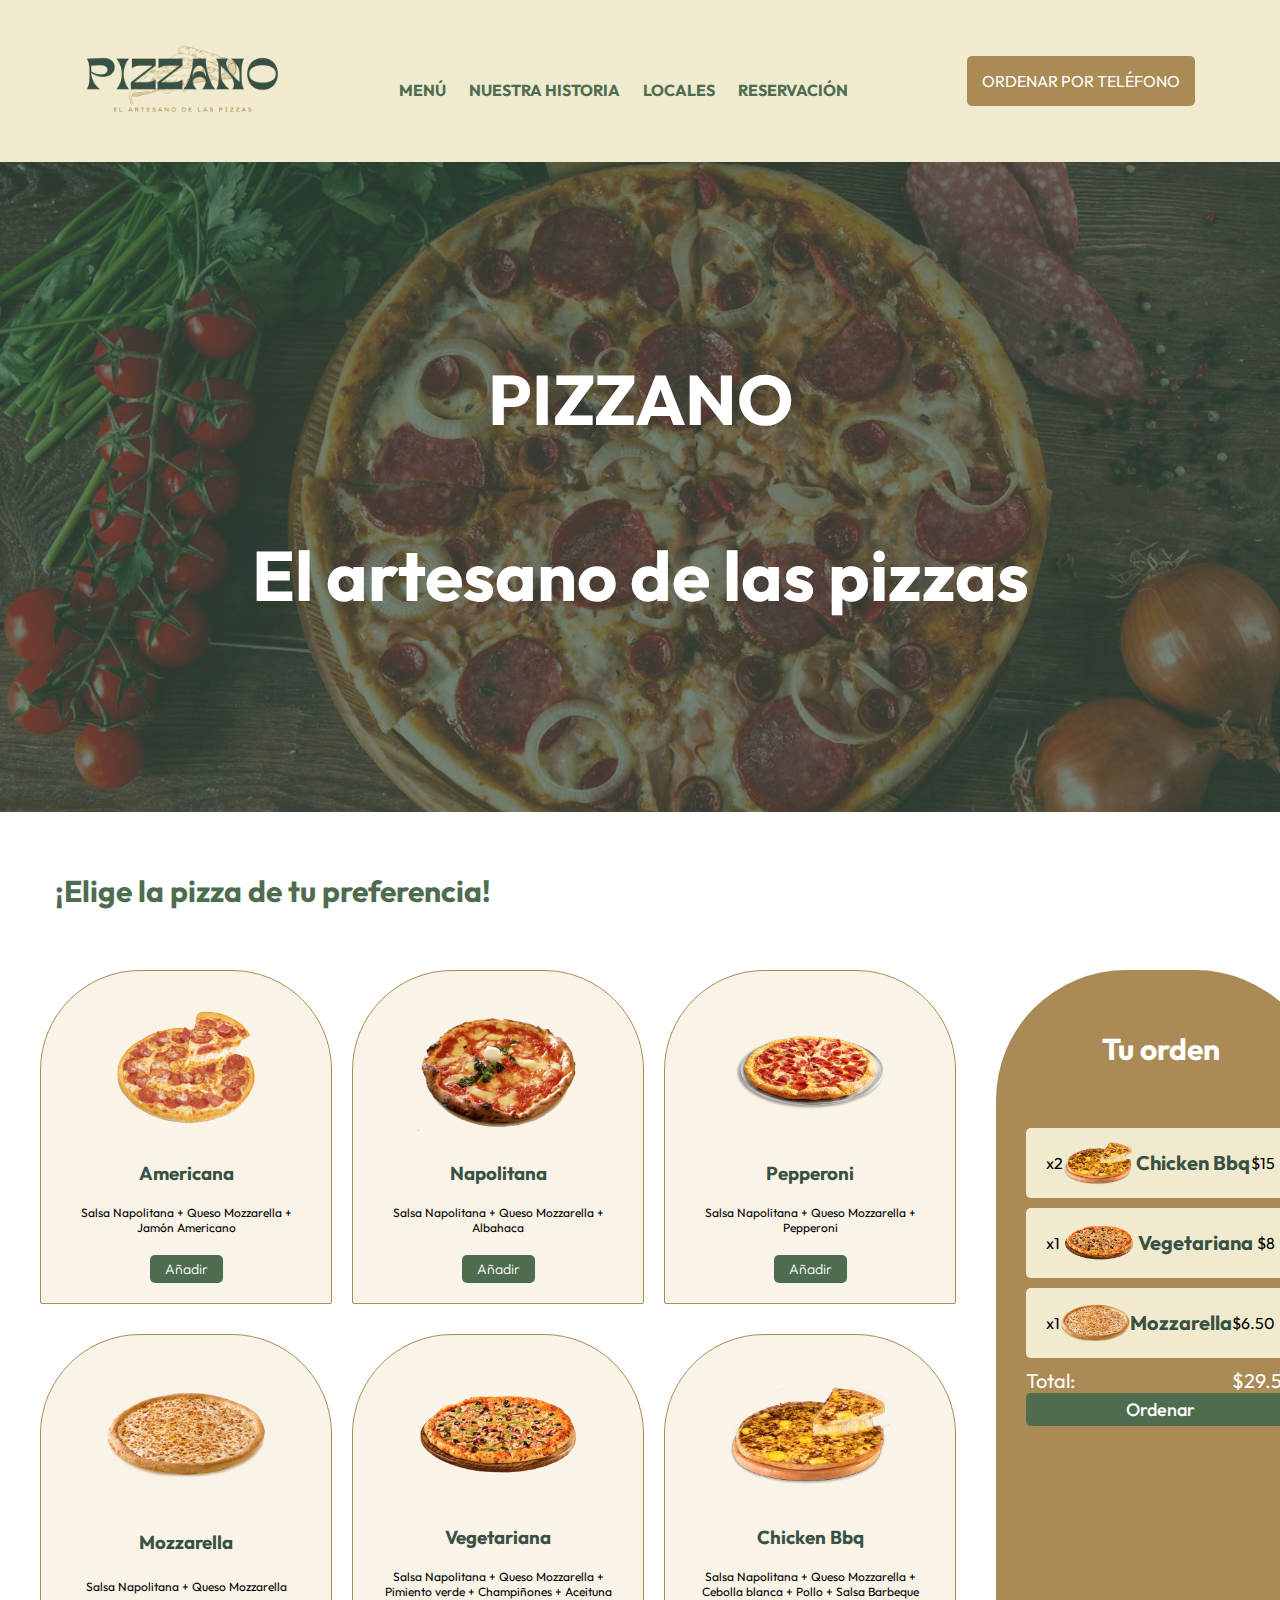
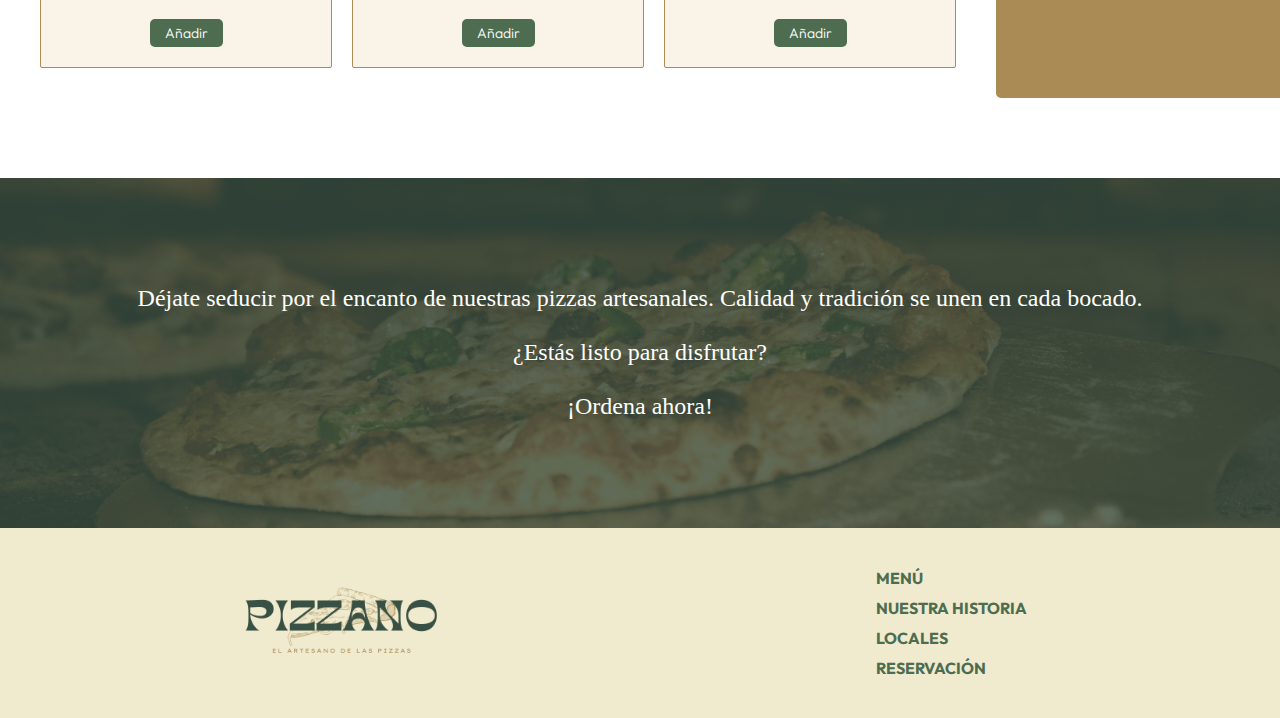
<file: index.html>
<!DOCTYPE html>
<html lang="en">

<head>
    <meta charset="UTF-8">
    <meta http-equiv="X-UA-Compatible" content="IE=edge">
    <meta name="viewport" content="width=device-width, initial-scale=1.0">
    <link href="https://cdn.jsdelivr.net/npm/bootstrap@5.3.0/dist/css/bootstrap.min.css" rel="stylesheet"
        integrity="sha384-9ndCyUaIbzAi2FUVXJi0CjmCapSmO7SnpJef0486qhLnuZ2cdeRhO02iuK6FUUVM" crossorigin="anonymous">
    <link rel="stylesheet" href="css/styles.css">
    <title>Pizzano - Home</title>
</head>

<body>
    <header class="header">
        <a class="logo" href="index.html"><img src="./recursos/logo-pizzano.png" alt="Logo Pizzano"></a>

        <nav class="navbar navbar-expand-lg">
            <div class="container-fluid">
                <button class="navbar-toggler" type="button" data-bs-toggle="collapse" data-bs-target="#navbarNav"
                    aria-controls="navbarNav" aria-expanded="false" aria-label="Toggle navigation">
                    <span class="navbar-toggler-icon"></span>
                </button>
                <div class="collapse navbar-collapse" id="navbarNav">
                    <ul class="navbar-nav">
                        <li class="nav-item">
                            <a class="nav-link" aria-current="page" href="./pages/menu.html">Menú</a>
                        </li>
                        <li class="nav-item">
                            <a class="nav-link" href="./pages/historia.html">Nuestra historia</a>
                        </li>
                        <li class="nav-item">
                            <a class="nav-link" href="./pages/locales.html">Locales</a>
                        </li>
                        <li class="nav-item">
                            <a class="nav-link" href="./pages/reservación.html">Reservación</a>
                        </li>
                    </ul>
                </div>
            </div>
        </nav>
        <a class="boton" href="#">Ordenar por Teléfono</a>
    </header>
    <main class="main">
        <div class="hero-index">
            <h1>PIZZANO <br><br> El artesano de las pizzas</h1>
        </div>
        <h2>¡Elige la pizza de tu preferencia!</h2>
        <section class="pedido">
            <div class="pizza1 div-pizza">
                <img src="./recursos/pizza-americana.png" alt="Pizza Americana">
                <h3>Americana</h3>
                <p>Salsa Napolitana + Queso Mozzarella + Jamón Americano</p>
                <a href="#">Añadir</a>
            </div>
            <div class="pizza2 div-pizza">
                <img src="./recursos/pizza-napolitana.png" alt="Pizza Napolitana">
                <h3>Napolitana</h3>
                <p>Salsa Napolitana + Queso Mozzarella + Albahaca</p>
                <a href="#">Añadir</a>
            </div>
            <div class="pizza3 div-pizza">
                <img src="./recursos/pizza-pepperoni.png" alt="Pizza Pepperoni">
                <h3>Pepperoni</h3>
                <p>Salsa Napolitana + Queso Mozzarella + Pepperoni</p>
                <a href="#">Añadir</a>
            </div>
            <div class="pizza4 div-pizza">
                <img src="./recursos/pizza-queso.png" alt="Pizza Queso">
                <h3>Mozzarella</h3>
                <p>Salsa Napolitana + Queso Mozzarella</p>
                <a href="#">Añadir</a>
            </div>
            <div class="pizza5 div-pizza">
                <img src="./recursos/pizza-vegetariana.png" alt="Pizza Vegetariana">
                <h3>Vegetariana</h3>
                <p>Salsa Napolitana + Queso Mozzarella + Pimiento verde + Champiñones + Aceituna</p>
                <a href="#">Añadir</a>
            </div>
            <div class="pizza6 div-pizza">
                <img src="./recursos/pizza-pollo-bbq.png" alt="Pizza Pollo Bbq">
                <h3>Chicken Bbq</h3>
                <p>Salsa Napolitana + Queso Mozzarella + Cebolla blanca + Pollo + Salsa Barbeque</p>
                <a href="#">Añadir</a>
            </div>
            <div class="tu-orden">
                <h2>Tu orden</h2>
                <div class="orden1">
                    <p>x2</p>
                    <img src="./recursos/pizza-pollo-bbq.png" alt="Pizza Pollo Bbq">
                    <h3>Chicken Bbq</h3>
                    <p>$15</p>
                </div>
                <div class="orden2">
                    <p>x1</p>
                    <img src="./recursos/pizza-vegetariana.png" alt="Pizza Pollo Bbq">
                    <h3>Vegetariana</h3>
                    <p>$8</p>
                </div>
                <div class="orden3">
                    <p>x1</p>
                    <img src="./recursos/pizza-queso.png" alt="Pizza Pollo Bbq">
                    <h3>Mozzarella</h3>
                    <p>$6.50</p>
                </div>
                <div class="precio-total">
                    <p>Total:</p>
                    <p>$29.50</p>
                </div>
                <a href="#">Ordenar</a>
            </div>
        </section>
        <section class="orden-mobile">
            <div class="pedido-mob">
                <img src="./recursos/pizza-americana.png" alt="Pizza Americana">
                <p>Tienes 4 pizzas en tu orden</p>
            </div>
            <div class="btn-pedido-mob">
                <a href="#">Ver pedido</a>
            </div>
        </section>
        <div class="minibanner">
            <p>Déjate seducir por el encanto de nuestras pizzas artesanales. Calidad y tradición se unen en cada bocado.
                <br><br> ¿Estás listo para disfrutar? <br><br> ¡Ordena ahora!</p>
        </div>
    </main>
    <footer class="footer">
        <a class="logo" href="index.html"><img src="./recursos/logo-pizzano.png" alt="Logo Pizzano"></a>

        <nav>
            <ul>
                <li><a href="./pages/menu.html">Menú</a></li>
                <li><a href="./pages/historia.html">Nuestra historia</a></li>
                <li><a href="./pages/locales.html">Locales</a></li>
                <li><a href="./pages/reservación.html">Reservación</a></li>
            </ul>
        </nav>
    </footer>
    <script src="https://cdn.jsdelivr.net/npm/bootstrap@5.3.0/dist/js/bootstrap.bundle.min.js"
        integrity="sha384-geWF76RCwLtnZ8qwWowPQNguL3RmwHVBC9FhGdlKrxdiJJigb/j/68SIy3Te4Bkz"
        crossorigin="anonymous"></script>
</body>

</html>
</file>
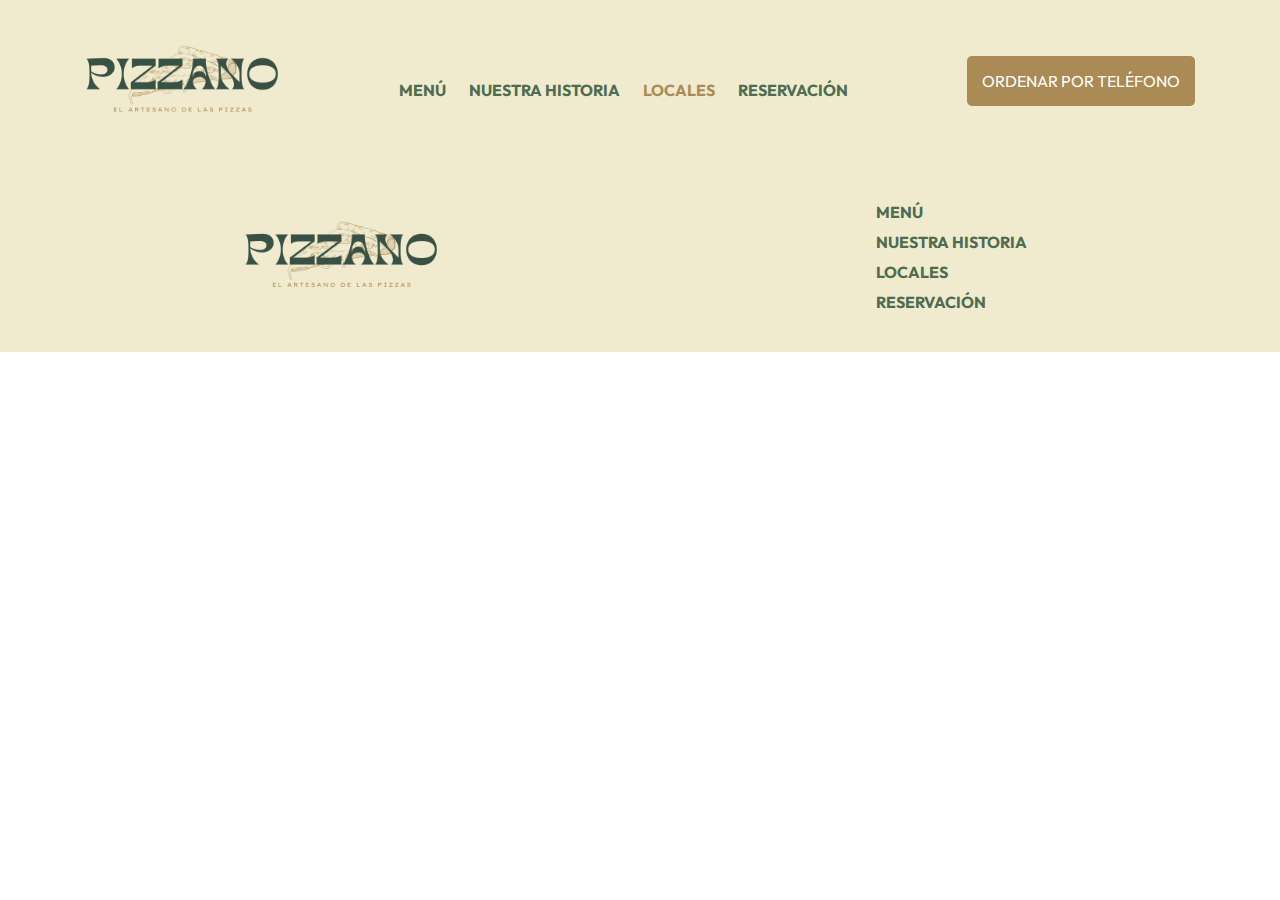
<file: pages/locales.html>
<!DOCTYPE html>
<html lang="en">
<head>
    <meta charset="UTF-8">
    <meta http-equiv="X-UA-Compatible" content="IE=edge">
    <meta name="viewport" content="width=device-width, initial-scale=1.0">
    <link rel="stylesheet" href="../css/styles.css">
    <title>Locales</title>
</head>
<body>
    <header class="header">
        <a class="logo" href="../index.html"><img src="../recursos/logo-pizzano.png" alt="Logo Pizzano"></a>
        
        <nav class="navbar navbar-expand-lg">
            <div class="container-fluid">
                <button class="navbar-toggler" type="button" data-bs-toggle="collapse" data-bs-target="#navbarNav"
                    aria-controls="navbarNav" aria-expanded="false" aria-label="Toggle navigation">
                    <span class="navbar-toggler-icon"></span>
                </button>
                <div class="collapse navbar-collapse" id="navbarNav">
                    <ul class="navbar-nav">
                        <li class="nav-item">
                            <a class="nav-link" aria-current="page" href="menu.html">Menú</a>
                        </li>
                        <li class="nav-item">
                            <a class="nav-link" href="historia.html">Nuestra historia</a>
                        </li>
                        <li class="nav-item">
                            <a class="nav-link active" href="locales.html">Locales</a>
                        </li>
                        <li class="nav-item">
                            <a class="nav-link" href="reservación.html">Reservación</a>
                        </li>
                    </ul>
                </div>
            </div>
        </nav>
        <div>
            <a class="boton" href="#">Ordenar por Teléfono</a>
        </div>
    </header>
    <main></main>
    <footer class="footer">
        <a class="logo" href="../index.html"><img src="../recursos/logo-pizzano.png" alt="Logo Pizzano"></a>
        
        <nav>
            <ul>
                <li><a href="menu.html">Menú</a></li>
                <li><a href="historia.html">Nuestra historia</a></li>
                <li><a href="locales.html">Locales</a></li>
                <li><a href="reservación.html">Reservación</a></li>
            </ul>
        </nav>
    </footer>
</body>
</html>
</file>
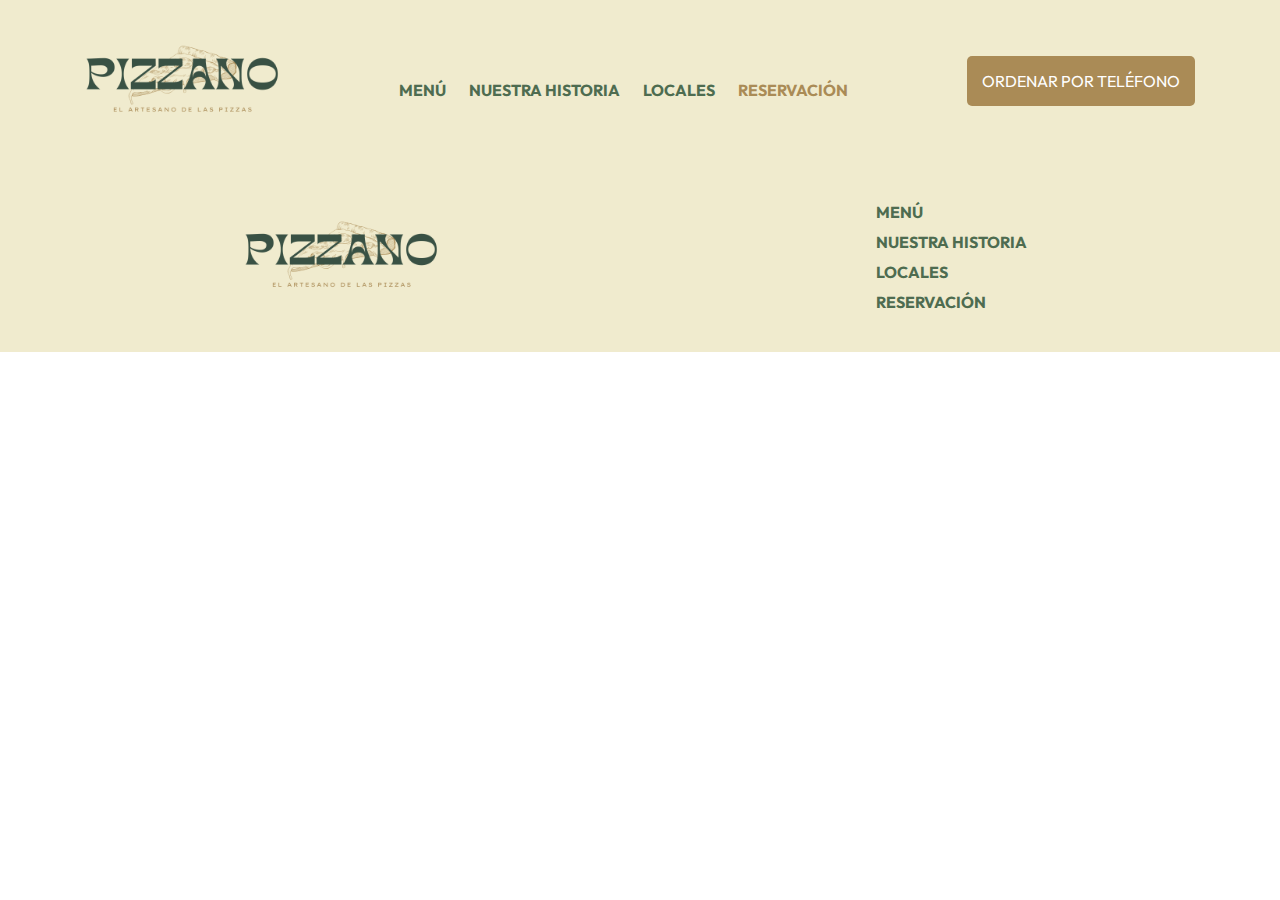
<file: pages/reservación.html>
<!DOCTYPE html>
<html lang="en">
<head>
    <meta charset="UTF-8">
    <meta http-equiv="X-UA-Compatible" content="IE=edge">
    <meta name="viewport" content="width=device-width, initial-scale=1.0">
    <link rel="stylesheet" href="../css/styles.css">
    <title>Reservación</title>
</head>
<body>
    <header class="header">
        <a class="logo" href="../index.html"><img src="../recursos/logo-pizzano.png" alt="Logo Pizzano"></a>
        
        <nav class="navbar navbar-expand-lg">
            <div class="container-fluid">
                <button class="navbar-toggler" type="button" data-bs-toggle="collapse" data-bs-target="#navbarNav"
                    aria-controls="navbarNav" aria-expanded="false" aria-label="Toggle navigation">
                    <span class="navbar-toggler-icon"></span>
                </button>
                <div class="collapse navbar-collapse" id="navbarNav">
                    <ul class="navbar-nav">
                        <li class="nav-item">
                            <a class="nav-link" aria-current="page" href="menu.html">Menú</a>
                        </li>
                        <li class="nav-item">
                            <a class="nav-link" href="historia.html">Nuestra historia</a>
                        </li>
                        <li class="nav-item">
                            <a class="nav-link" href="locales.html">Locales</a>
                        </li>
                        <li class="nav-item">
                            <a class="nav-link active" href="reservación.html">Reservación</a>
                        </li>
                    </ul>
                </div>
            </div>
        </nav>
        <div>
            <a class="boton" href="#">Ordenar por Teléfono</a>
        </div>
    </header>
    <main></main>
    <footer class="footer">
        <a class="logo" href="../index.html"><img src="../recursos/logo-pizzano.png" alt="Logo Pizzano"></a>
        
        <nav>
            <ul>
                <li><a href="menu.html">Menú</a></li>
                <li><a href="historia.html">Nuestra historia</a></li>
                <li><a href="locales.html">Locales</a></li>
                <li><a href="reservación.html">Reservación</a></li>
            </ul>
        </nav>
    </footer>
</body>
</html>
</file>
<file: css/styles.css>
@import url('https://fonts.googleapis.com/css2?family=Outfit:wght@300;400;500;700&display=swap');

* {
    margin: 0px;
    padding: 0px;
}

/* INDEX */

header {
    background-color: #F0EBCE;
    padding: 30px;
    display: flex;
    justify-content: space-around;
    align-items: center;
}

.header img,
.footer img {
    width: 195px;
}

.header li {
    margin: 10px;
    display: inline;
    font-family: 'Outfit', sans-serif;
    font-weight: bold;
    list-style-type: none;
    text-transform: uppercase;
}

.nav-link {
    color: #4E6C50;
    text-decoration: none;
}

.nav-link:hover {
    color: #AA8B56;
}

.active {
    color: #AA8B56 !important;
}

.navbar-toggler {
    border: none !important;
}

.navbar-toggler:focus {
    box-shadow: none !important;
}

.header .boton {
    font-family: 'Outfit', sans-serif;
    color: #fff;
    background-color: #AA8B56;
    padding: 15px;
    border-radius: 5px;
    text-decoration: none;
    text-transform: uppercase;
}

.header .boton:hover {
    background-color: #4E6C50;
    scale: 1.05;
}

main .hero-index {
    background-image: linear-gradient(rgba(57, 81, 68, 0.7), rgba(57, 81, 68, 0.7)), url(/recursos/8514_background_1984x900.jpeg);
    height: 650px;
    background-size: cover;
    background-position: center center;
    display: flex;
    justify-content: center;
    align-items: center;
    text-align: center;
}

.hero-index h1 {
    font-family: 'Outfit', sans-serif;
    font-weight: bolder;
    color: #fff;
    font-size: 70px;
}

.main h2 {
    font-family: 'Outfit', sans-serif;
    color: #4E6C50;
    font-size: 30px;
    padding: 60px 55px;
}

.pedido {
    display: grid;
    grid-template-columns: 1fr 1fr 1fr 2fr;
    grid-template-rows: repeat(2, 1fr);
    grid-template-areas:
        "pizza1 pizza2 pizza3 tu-orden"
        "pizza4 pizza5 pizza6 tu-orden"
    ;
    margin-left: 30px;
    margin-right: 30px;
}

.pizza1 {
    grid-area: pizza1;
}

.pizza2 {
    grid-area: pizza2;
}

.pizza3 {
    grid-area: pizza3;
}

.pizza4 {
    grid-area: pizza4;
}

.pizza5 {
    grid-area: pizza5;
}

.pizza6 {
    grid-area: pizza6;
}

.tu-orden {
    grid-area: tu-orden;
}

.div-pizza {
    background-color: #faf3e7;
    border: 1px #AA8B56 solid;
    border-radius: 100px 100px 2px 2px;
    margin: 0 10px 30px 10px;
    width: 250px;
    padding: 20px;
    display: flex;
    flex-wrap: wrap;
    align-items: center;
    justify-content: space-between;
    flex-direction: column;
}

.div-pizza img {
    height: 160px;
    margin-bottom: 10px;
}

.div-pizza h3 {
    font-family: 'Outfit', sans-serif;
    color: #395144;
    margin-bottom: 20px;
}

.div-pizza p {
    font-size: 12px;
    text-align: center;
    font-family: 'Outfit', sans-serif;
}

.div-pizza a {
    background-color: #4E6C50;
    font-family: 'Outfit', sans-serif;
    font-size: 14px;
    font-weight: 300;
    padding: 5px 15px;
    margin-top: 20px;
    text-decoration: none;
    color: white;
    border-radius: 5px;
}

.div-pizza a:hover {
    background-color: #AA8B56;
}

.tu-orden {
    background-color: #AA8B56;
    border-radius: 130px 130px 5px 5px;
    padding: 0 30px 0 30px;
    margin-left: 30px;
    margin-right: 10px;
}

.tu-orden h2 {
    color: white;
    text-align: center;
}

.tu-orden img {
    height: 70px;
}

.tu-orden h3 {
    font-family: 'Outfit', sans-serif;
    font-size: 20px;
    color: #395144;
}

.tu-orden p {
    font-family: 'Outfit', sans-serif;
}

.orden1 {
    background-color: #F0EBCE;
    padding: 0 20px 0 20px;
    margin-bottom: 10px;
    border-radius: 5px;
    display: flex;
    align-items: center;
    justify-content: space-between;
}

.orden2 {
    background-color: #F0EBCE;
    padding: 0 20px 0 20px;
    margin-bottom: 10px;
    border-radius: 5px;
    display: flex;
    align-items: center;
    justify-content: space-between;
}

.orden3 {
    background-color: #F0EBCE;
    padding: 0 20px 0 20px;
    margin-bottom: 10px;
    border-radius: 5px;
    display: flex;
    align-items: center;
    justify-content: space-between;
}

.precio-total {
    display: flex;
    align-items: center;
    justify-content: space-between;
}

.precio-total p {
    font-size: 20px;
    color: #fff;
}

.tu-orden a {
    background-color: #4E6C50;
    font-family: 'Outfit', sans-serif;
    font-size: 18px;
    font-weight: 500;
    padding: 5px 15px;
    text-decoration: none;
    color: white;
    border-radius: 5px;
    display: flex;
    justify-content: center;
}

.tu-orden a:hover {
    background-color: #F0EBCE;
    color: #395144;
}

.orden-mobile {
    background-color: #AA8B56;
    border-radius: 80px 80px 0 0;
    padding: 40px 30px 25px 30px;
    margin-top: 70px;
    display: none;
}

.pedido-mob {
    display: flex;
    align-items: center;
    justify-content: space-evenly;
}

.orden-mobile img {
    height: 50px;
}

.pedido-mob p {
    color: #fff;
    font-size: 16px;
    font-family: 'Outfit', sans-serif;
}

.btn-pedido-mob a {
    background-color: #4E6C50;
    font-family: 'Outfit', sans-serif;
    font-size: 18px;
    font-weight: 500;
    margin-top: 15px;
    padding-top: 10px;
    padding-bottom: 10px;
    text-decoration: none;
    color: white;
    border-radius: 5px;
    display: flex;
    justify-content: center;
}

.minibanner {
    background-image: linear-gradient(rgba(57, 81, 68, 0.8), rgba(57, 81, 68, 0.8)), url(/recursos/pizza-bg-1.png);
    height: 350px;
    margin-top: 80px;
    background-size: cover;
    background-position: center center;
    display: flex;
    justify-content: center;
    align-items: center;
}

.minibanner p {
    color: white;
    font-size: 24px;
    text-align: center;
    padding: 0 30px 0 30px;
}

footer {
    background-color: #F0EBCE;
    padding: 30px;
    display: flex;
    justify-content: space-around;
    align-items: center;
}

.footer li {
    margin: 10px;
    font-family: 'Outfit', sans-serif;
    font-weight: bold;
    list-style-type: none;
    text-transform: uppercase;
}

.footer a {
    color: #4E6C50;
    text-decoration: none;
}

/* MENÚ */

main .hero-menu,
.hero-hist {
    background-image: linear-gradient(rgba(57, 81, 68, 0.7), rgba(57, 81, 68, 0.7)), url(/recursos/pizza-bg-2.png);
    height: 300px;
    background-size: cover;
    background-position: center center;
    display: flex;
    justify-content: center;
    align-items: center;
    text-align: center;
}

.pizzasMenu {
    max-width: 1300px;
    margin: auto;
}

.hero-menu h1 {
    font-family: 'Outfit', sans-serif;
    font-weight: bolder;
    color: #fff;
    font-size: 40px;
}

section .pizzasClasicas,
.pizzasEspeciales,
.pizzasPizzano {
    width: 100%;
    display: flex;
    justify-content: center;
}

.pizzasMenu h2 {
    font-family: 'Outfit', sans-serif;
    color: #4E6C50;
    font-size: 30px;
    padding: 60px 0 55px 50px;
}

.orden-gral {
    max-width: 100%;
    background-color: #AA8B56;
    border-radius: 80px 80px 0 0;
    padding: 40px 30px 25px 30px;
    margin-top: 70px;
    display: flex;
    justify-content: space-around;
}

.orden-gral img {
    height: 50px;
}

.orden-gral p {
    font-size: 20px;
    margin-left: 20px;
}

.btn-pedido-gral a {
    background-color: #4E6C50;
    font-family: 'Outfit', sans-serif;
    font-size: 18px;
    font-weight: 500;
    margin-top: 15px;
    padding: 10px 50px;
    text-decoration: none;
    color: white;
    border-radius: 5px;
    display: flex;
    justify-content: center;
}

.btn-pedido-gral a:hover {
    background-color: #F0EBCE;
    color: #395144;
}

/* HISTORIA */

.hero-hist h1 {
    font-family: 'Outfit', sans-serif;
    font-weight: bolder;
    color: #fff;
    font-size: 40px;
}

.histSection {
    max-width: 1300px;
    margin: auto;
    justify-items: center;
    margin-top: 120px;
    display: grid;
    grid-template-columns: 1fr 1fr;
    grid-template-rows: 1fr;
    gap: 0px 0px;
    grid-auto-flow: row;
    grid-template-areas:
        "imgHistoria textHistoria";
}

.imgHistoria {
    grid-area: imgHistoria;
}

.textHistoria {
    grid-area: textHistoria;
}

.imgHistoria img {
    border-radius: 130px 130px 5px 5px;
    height: 500px;
}

.textHistoria h2 {
    font-family: 'Outfit', sans-serif;
    color: #4E6C50;
    font-size: 30px;
    padding-bottom: 30px;
}

.textHistoria p {
    font-family: 'Outfit', sans-serif;
    font-size: 16px;
    padding-right: 65px;
}

.galeriaHist {  
    padding-top: 120px;
    width: 1300px;
    display: grid;
    grid-template-columns: 1fr 1fr 1fr 1fr;
    grid-template-rows: 1fr;
    gap: 0px 0px;
    grid-auto-flow: row;
    grid-template-areas:
      "galeria-1 galeria-2 galeria-3 galeria-4";
  }
  
  .galeria-1 { grid-area: galeria-1; }
  
  .galeria-2 { grid-area: galeria-2; }
  
  .galeria-3 { grid-area: galeria-3; }
  
  .galeria-4 { grid-area: galeria-4; }

.galeriaHist img {
    width: 360px;
}

.orden-gral {
    max-width: 1300px;
    margin: auto;
    margin-top: 80px;
}

@media (max-width: 768px) {

    .header img,
    .footer img {
        width: 140px;
    }

    .hero-index h1 {
        font-size: 35px;
    }

    .header .navbar {
        order: 1;
    }

    .header .logo {
        order: 2;
    }

    .header .boton {
        display: none;
    }

    .header {
        justify-content: space-between;
    }

    .pedido,
    .pizzasClasicas,
    .pizzasEspeciales,
    .pizzasPizzano {
        display: flex;
        justify-content: center;
        flex-direction: column;
        flex-wrap: wrap;
        align-content: center;
    }

    .div-pizza {
        flex-direction: column;
    }

    .tu-orden {
        display: none;
    }

    .orden-mobile {
        display: block;
    }

    .minibanner {
        margin-top: 0;
    }

    .minibanner p {
        font-size: 16px;
    }

    .pizzasMenu h2 {
        padding: 60px 0 55px 20px;
    }

    .orden-gral {
        display: block;
    }

    .orden-gral p {
        font-size: 16px;
    }

    .histSection, .galeriaHist {
        display: block;
        max-width: 100%;
        padding-top: 50px;
        margin-top: 50px;
    }

    .textHistoria h2 {
        margin: 40px 20px;
        padding: 0;
    }

    .textHistoria p {
        margin: 40px 20px;
        padding: 0;
    }

    .imgHistoria img {
        height: 325px;
    }

    .galeriaHist img {
        width: 325px;
    }
}
</file>
